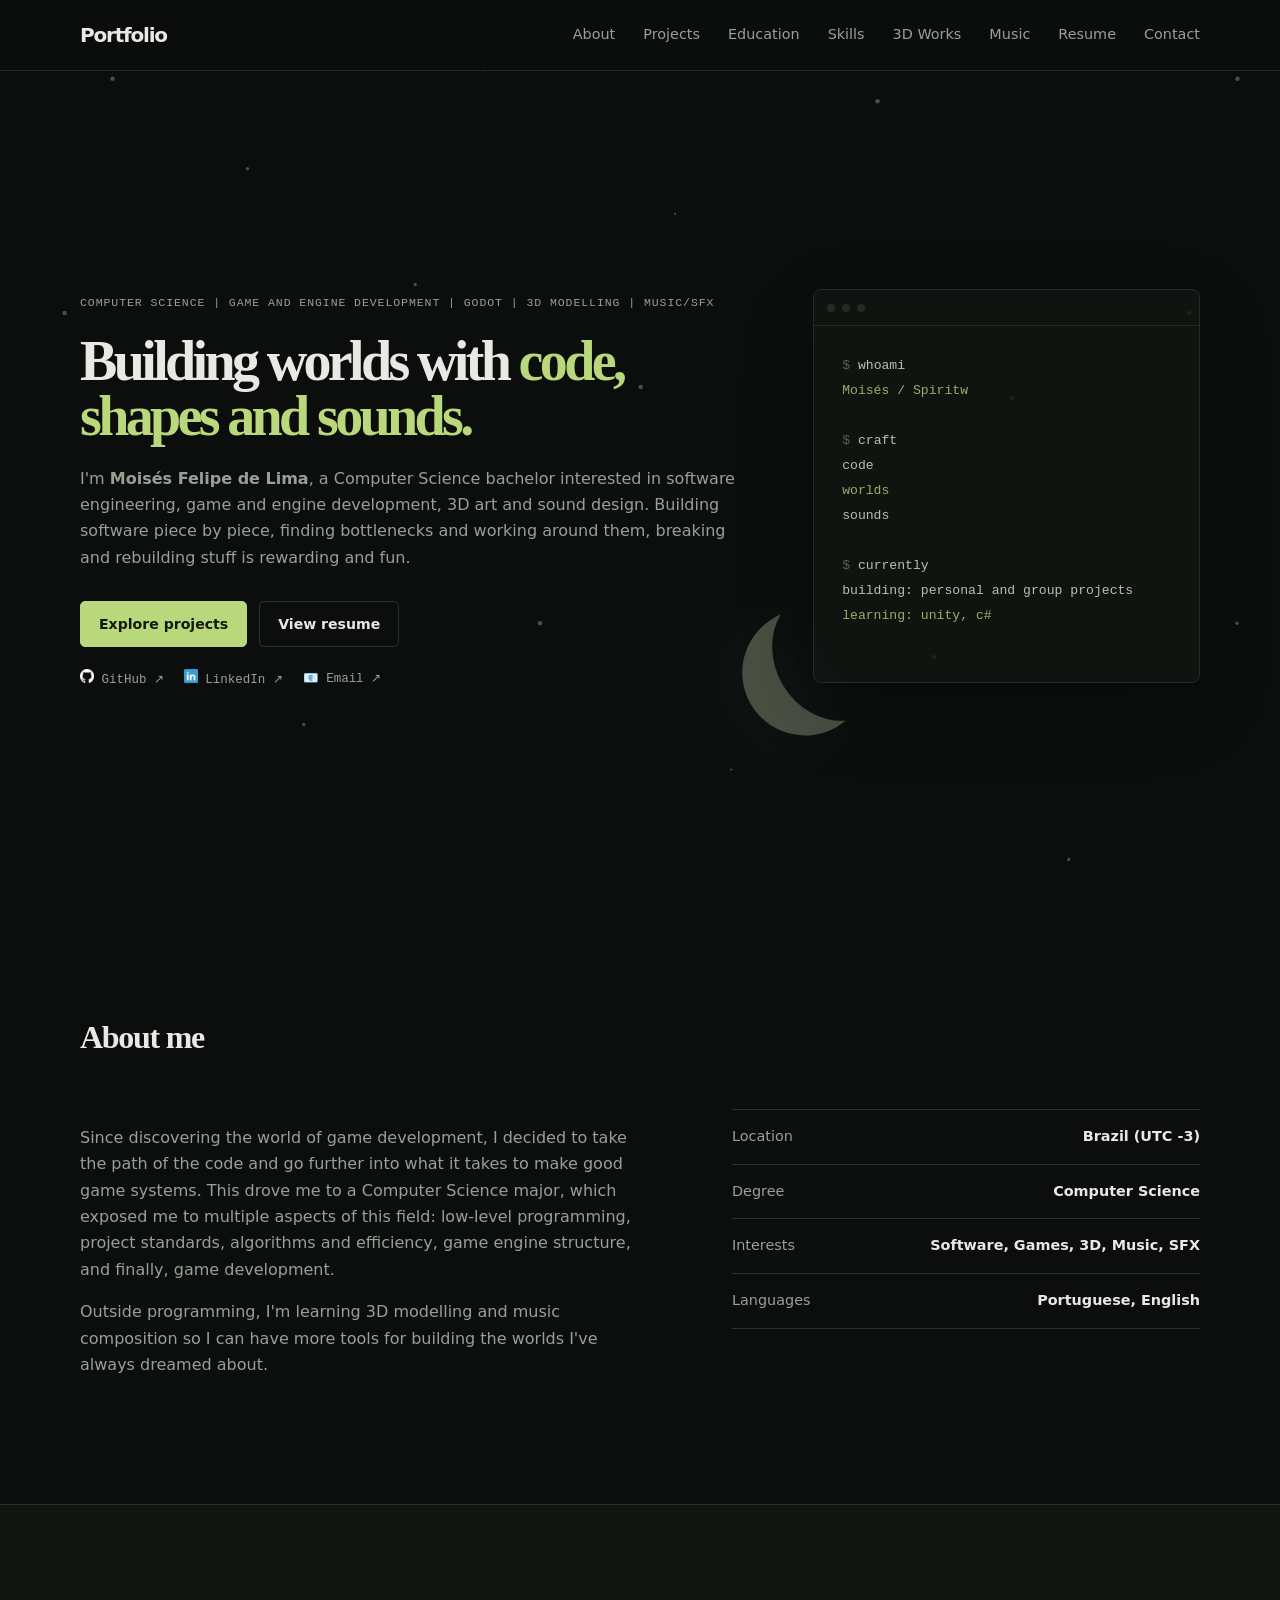
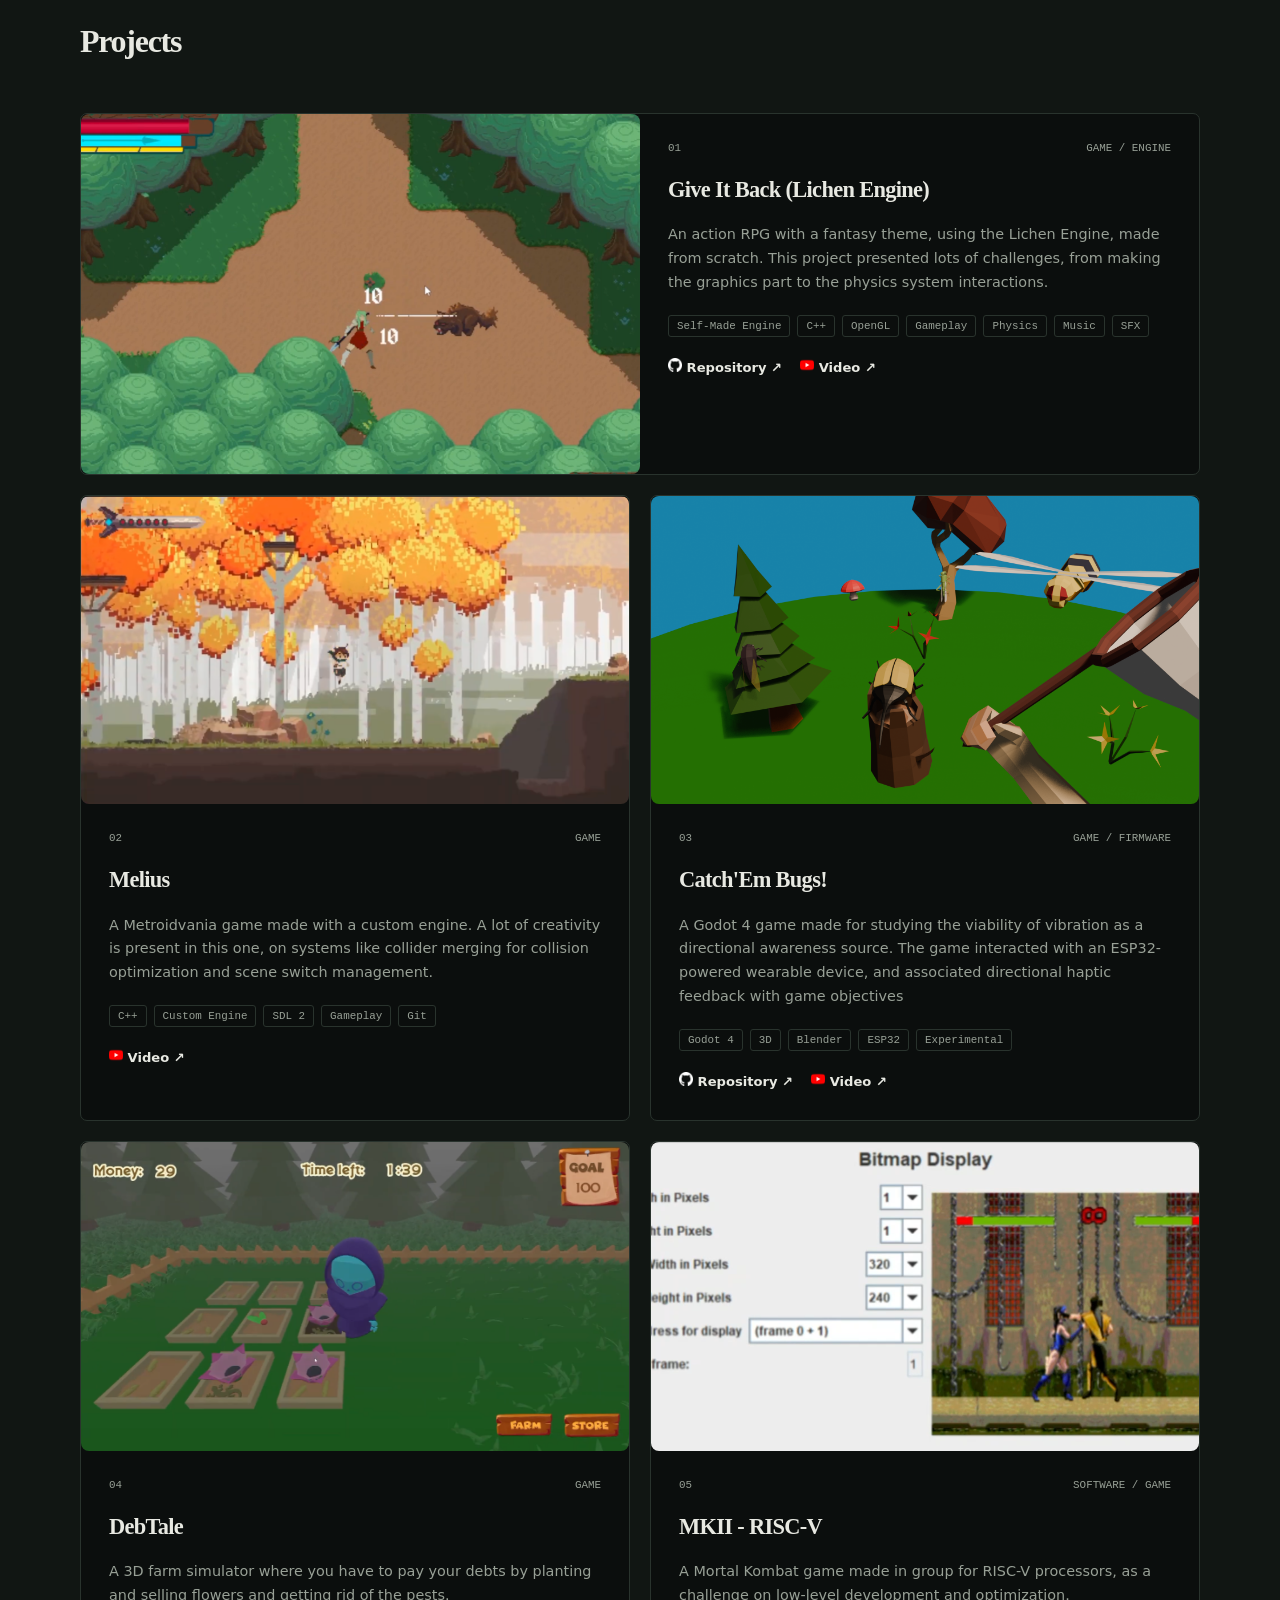
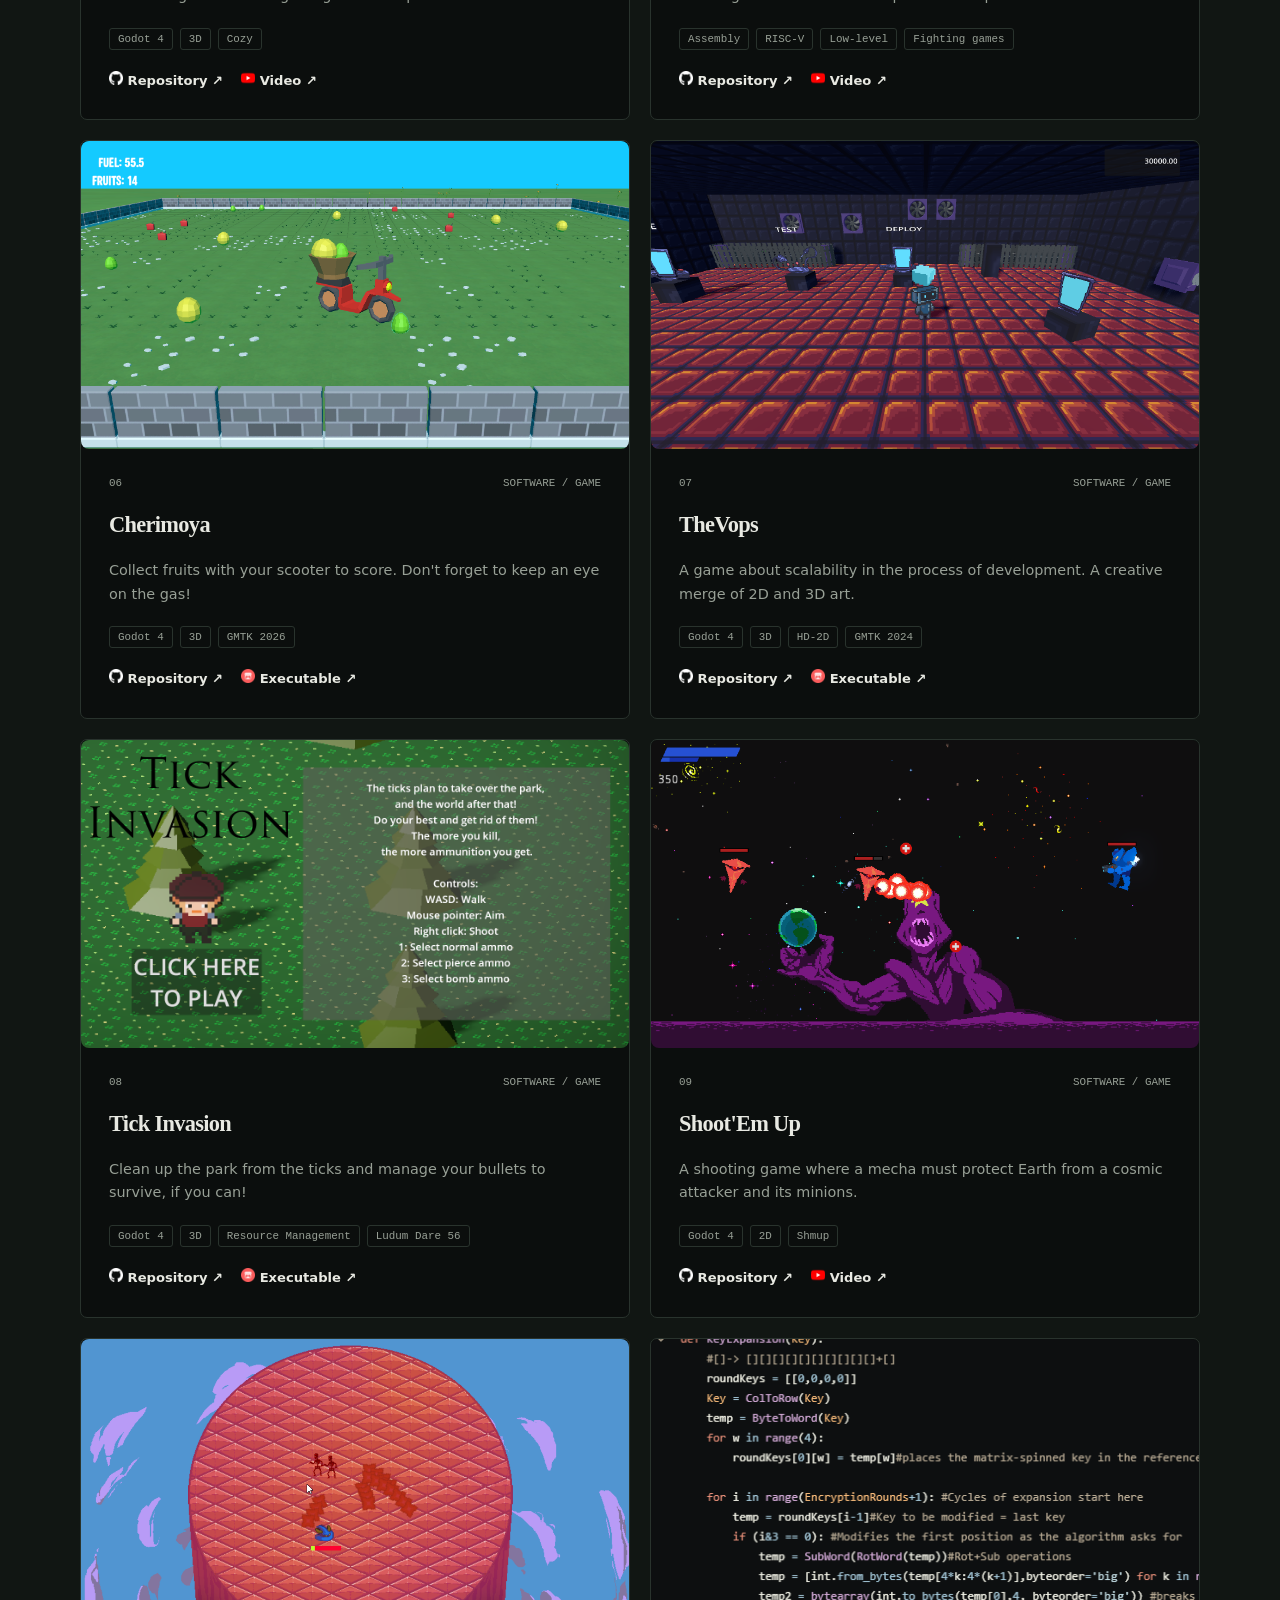
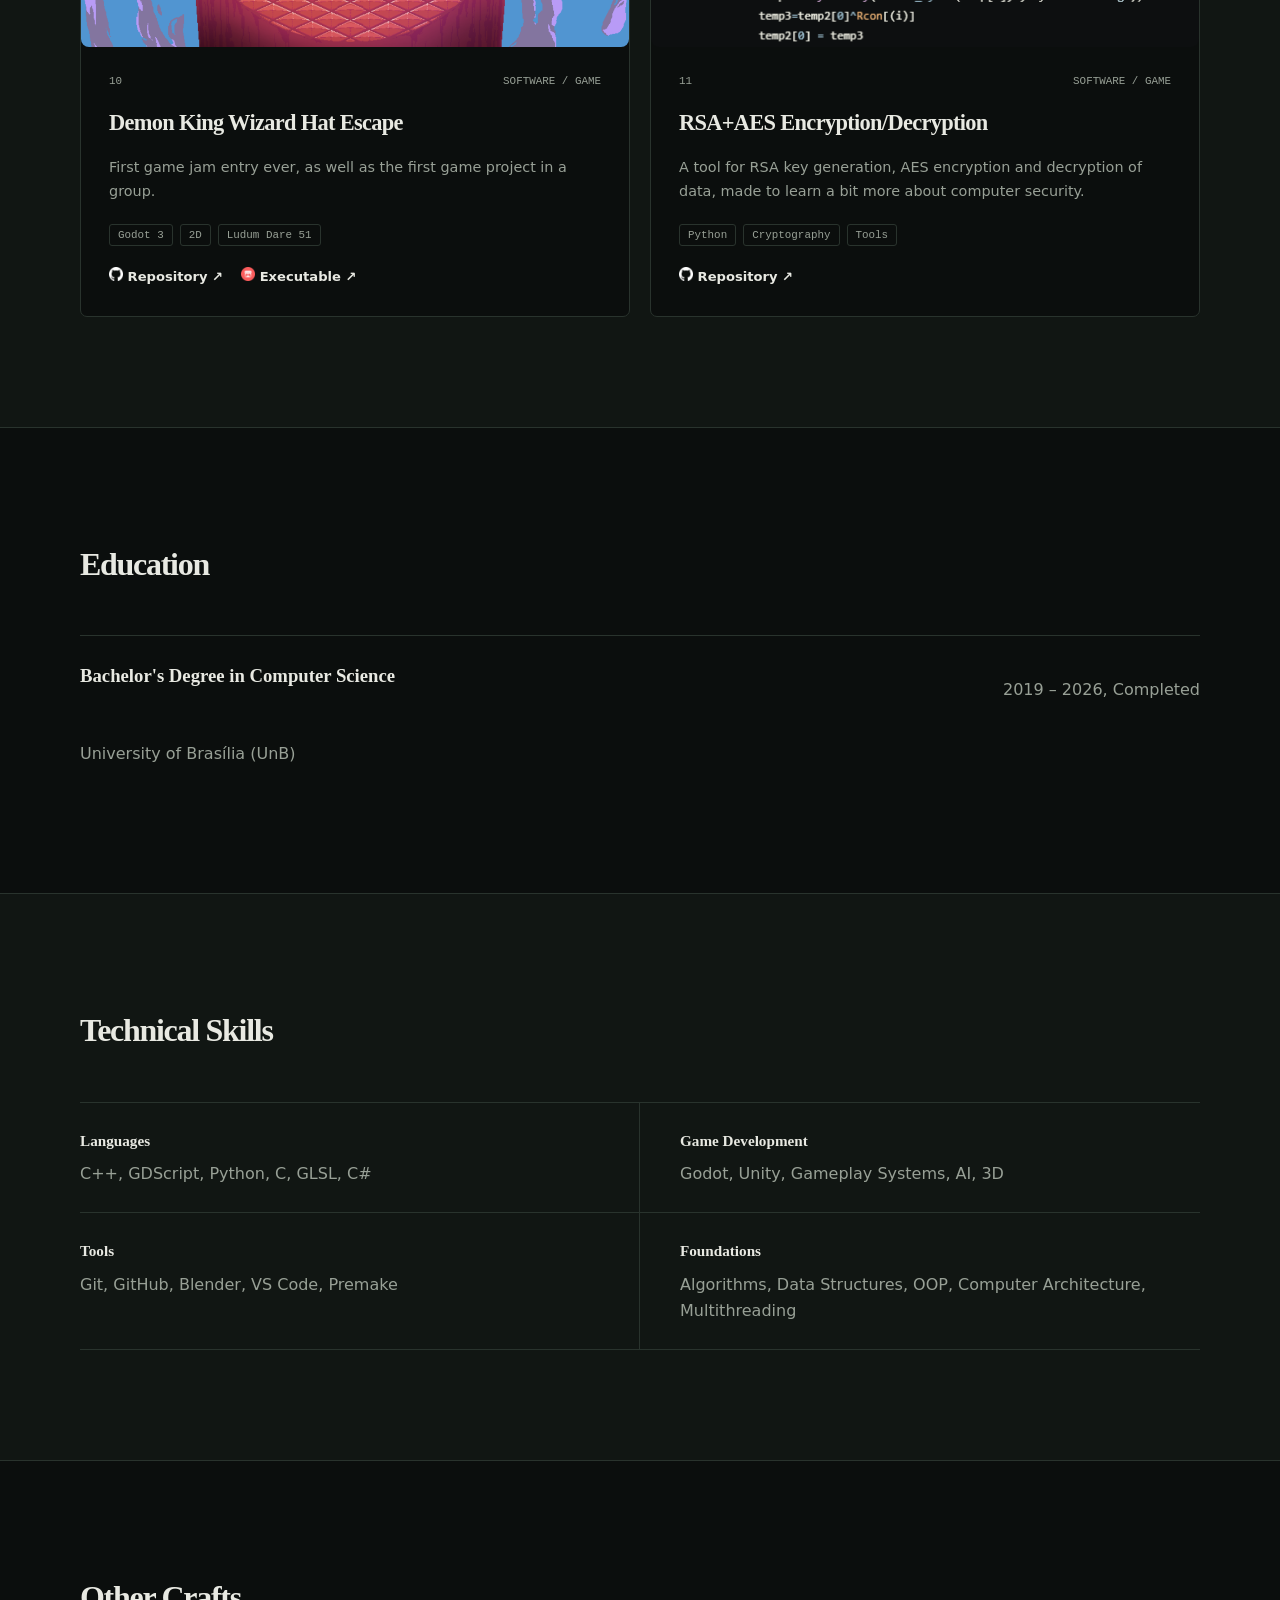
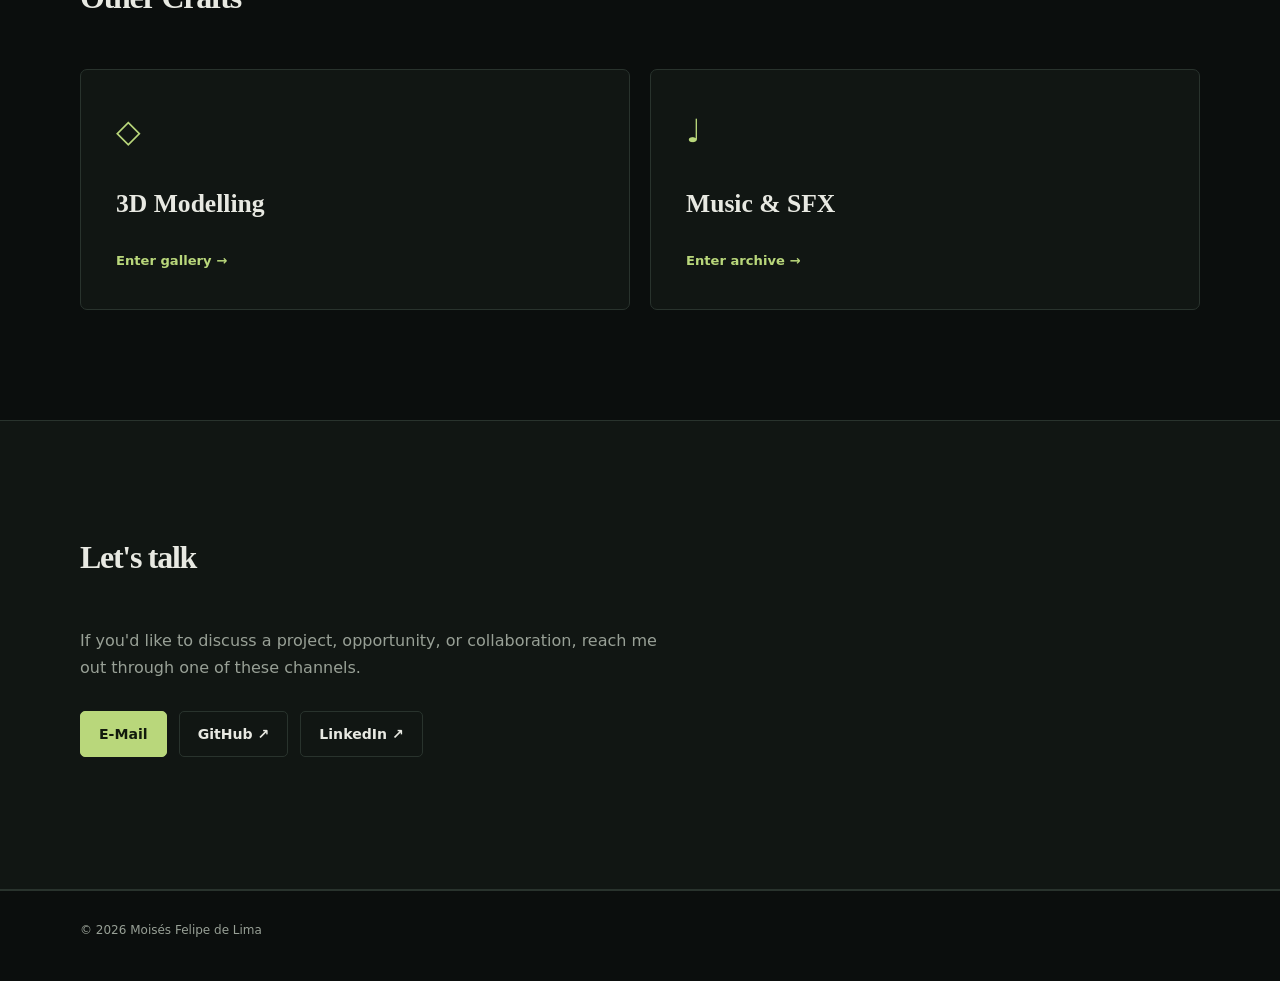
<file: index.html>
<!DOCTYPE html>
<html lang="en">

<head>
    <meta charset="UTF-8">
    <meta name="viewport" content="width=device-width, initial-scale=1">
    <meta name="description" content="Portfolio of projects and experiences">
    <link rel="icon" type="image/png" href="assets/icon/terminal-icon.png" ><!--prev: https://github.com/Moisxphillip.png-->
    <title>Moisés Felipe de Lima - Portfolio</title>
    <link rel="stylesheet" href="./css/style.css">
</head>
        
<body>
    <header class =  "site-header">
        <nav class="nav container" aria-label="Main navigation">
            <a class="brand" href="index.html"> Portfolio <!--<span>.</span> --> </a> <!--Text from main top bar-->
            <button class="nav-toggle" aria-label="Open menu" aria-expanded="false">☰</button> <!--Button to toggle navigation menu-->
            <div class="nav-links">
                <a href="#about">About</a>
                <a href="#projects">Projects</a>
                <a href="#education">Education</a>
                <a href="#skills">Skills</a>
                <a href="models.html">3D Works</a>
                <a href="music.html">Music</a>
                <a href="cv.html">Resume</a>
                <a href="#contact">Contact</a>
            </div>
        </nav>
    </header>

    <div class="background">
        <div class="stars" alt=""></div>
        <img class="moon"  src="assets/svg/moon.svg"  alt="">
        <!-- <img class="trees" src="assets/svg/trees2.svg" alt=""> TODO: rework them-->
    </div>

    <main>
        <section class="hero container">
            <div class="hero-copy">
                <p class="eyebrow">Computer Science | Game and Engine Development | Godot | 3D Modelling | Music/SFX</p>
                
                <h1>Building worlds with <em>code, shapes and sounds.</em></h1> <!--The big text on main page-->

                <p class="hero-text">
                    I'm <strong>Moisés Felipe de Lima</strong>, a Computer Science bachelor interested in software
                    engineering, game and engine development, 3D art and sound design. Building 
                    software piece by piece, finding bottlenecks and working around them, breaking and rebuilding stuff
                    is rewarding and fun.
                </p>

                <div class="actions">
                    <a class="button primary" href="#projects">Explore projects</a>
                    <a class="button secondary" href="cv.html">View resume</a>
                </div>
                
                <div class="socials">
                    <a href="https://github.com/Moisxphillip" target="_blank" rel="noopener">
                        <img src="assets/icon/github-icon.png" alt="GitHub icon" class="link-icon"> GitHub ↗</a>
                    <a href="https://www.linkedin.com/in/spiritw" target="_blank" rel="noopener">
                        <img src="assets/icon/linkedin-icon.png" alt="LinkedIn icon" class="link-icon"> LinkedIn ↗</a>
                    <a href="mailto:lima.brew@gmail.com">📧 Email ↗</a>
                </div>
            </div>

        <!--Decorative terminal-->
        <aside class="hero-card" aria-label="Developer profile terminal">
        <div class="terminal-bar"><span></span><span></span><span></span></div>
<!--Indentation here affects the output-->        
<pre><code><span class="muted">$</span> whoami
<span class="accent">Moisés / Spiritw</span>

<span class="muted">$</span> craft
code
<span class="accent">worlds</span>
sounds

<span class="muted">$</span> currently
building: personal and group projects
<span class="accent">learning: unity, c#</span>
        </code></pre>
        </aside>
        </section>
        
        <!--About section-->
        <section id="about" class="section container">
            <div class="section-heading">
                <h2>About me</h2>
            </div>
            <div class="two-column">
                <div>
                    <p>
                        Since discovering the world of game development, I decided to take the path of the code and go further into what it takes
                        to make good game systems. This drove me to a Computer Science major, which exposed me to multiple aspects of this field: 
                        low-level programming, project standards, algorithms and efficiency, game engine structure, and finally, game development.
                    </p>
                    <p>
                        Outside programming, I'm learning 3D modelling and music composition so I can have more tools for building the worlds I've always dreamed about.
                    </p>
                </div>
                <!--A simple fact list is easier to scan than a paragraph of biography.-->
                <div class="fact-list">
                    <div><span>Location</span><strong>Brazil (UTC -3)</strong></div>
                    <div><span>Degree</span><strong>Computer Science</strong></div>
                    <div><span>Interests</span><strong>Software, Games, 3D, Music, SFX</strong></div>
                    <div><span>Languages</span><strong>Portuguese, English</strong></div>
                </div>
            </div>
        </section>
        

        <!--Card structure makes comparison easier-->
        <section id="projects" class="section section-alt">
            <div class="container">
                <div class="section-heading">
                    <h2>Projects</h2>
                </div>
                <div class="projects-grid">
                    <!-- ####################### GIVE IT BACK ########################################################################## -->
                    <article class="project featured">
                        <!--TODO: Replace this placeholder with an image or video thumbnail. -->
                        <div class="project-media project-image">
                            <img
                            src="assets/project/GiveItBack.png"
                            alt="Our hero exploring the forest"
                            >
                        </div>
                        <div class="project-body">
                            <div class="project-meta"><span>01</span><span>Game / Engine</span></div>
                            <h3>Give It Back (Lichen Engine)</h3>
                            <p>An action RPG with a fantasy theme, using the Lichen Engine, made from scratch. This
                                project presented lots of challenges, from making the graphics part to the physics system interactions.
                            </p> <!--TODO: rewrite-->
                            <ul class="tags">
                                <li>Self-Made Engine</li>
                                <li>C++</li>
                                <li>OpenGL</li>
                                <li>Gameplay</li>
                                <li>Physics</li>
                                <li>Music</li>
                                <li>SFX</li>
                            </ul>
                            <div class="project-links">
                                <a href="https://github.com/Moisxphillip/Lichen" target="_blank"
                                rel="noopener"><img src="assets/icon/github-icon.png" alt="GitHub icon" class="link-icon"> Repository ↗</a>
                                <a href="https://www.youtube.com/watch?v=L0sFqL6g3wU" target="_blank"
                                rel="noopener"><img src="assets/icon/youtube-icon.png" alt="Youtube icon" class="link-icon"> Video ↗</a>
                                <!-- Remove disabled-link when you have a real playable-demo URL. -->
                                <!-- <a href="#" class="disabled-link">Demo →</a> -->
                            </div>
                        </div>
                    </article>
                    <!-- ############################# MELIUS ############################################################## -->
        
                    <article class="project">
                        <div class="project-media project-image">
                            <img
                            src="assets/project/Melius.png"
                            alt="Jumping through the surface of the world"
                            >
                        </div>
                        <div class="project-body">
                            <div class="project-meta"><span>02</span><span>Game</span></div>
                            <h3>Melius</h3>
                            <p>A Metroidvania game made with a custom engine. A lot of creativity is present in this one, on systems 
                                like collider merging for collision optimization and scene switch management.</p>
                            <ul class="tags">
                                <li>C++</li>
                                <li>Custom Engine</li>
                                <li>SDL 2</li>
                                <li>Gameplay</li>
                                <li>Git</li>
                            </ul>
                            <div class="project-links">
                                <a href="https://www.youtube.com/watch?v=x35G0LIo9qY"
                                target="_blank" rel="noopener"><img src="assets/icon/youtube-icon.png" alt="GitHub icon" class="link-icon"> Video ↗</a>
                            </div>
                        </div>
                    </article>
                    <!-- ##################################### CATCH'EM BUGS ######################################################################### -->
        
                    <article class="project">
                        <div class="project-media project-image">
                            <img
                            src="assets/project/CatchEmBugs.png"
                            alt=""
                        >
                        </div>
                        <div class="project-body">
                            <div class="project-meta"><span>03</span><span>Game / Firmware</span></div>
                            <h3>Catch'Em Bugs!</h3>
                            <p>A Godot 4 game made for studying the viability of vibration as a directional awareness source. 
                                The game interacted with an ESP32-powered wearable device, and associated directional haptic 
                                feedback with game objectives</p>
                            <ul class="tags">
                                <li>Godot 4</li>
                                <li>3D</li>
                                <li>Blender</li>
                                <li>ESP32</li>
                                <li>Experimental</li>
                            </ul>
                            <div class="project-links">
                                <a href="https://github.com/Moisxphillip/tcc"
                                target="_blank" rel="noopener"><img src="assets/icon/github-icon.png" alt="GitHub icon" class="link-icon"> Repository ↗</a>
                                <a href="https://www.youtube.com/watch?v=1D8sRa-zkM0"
                                target="_blank" rel="noopener"><img src="assets/icon/youtube-icon.png" alt="Youtube icon" class="link-icon"> Video ↗</a>
                            </div>
                        </div>
                    </article>
                    <!-- ######################################## DEBTALE ###################################################################### -->

                    <article class="project">
                        <div class="project-media project-image">
                            <img
                            src="assets/project/DebTale.png"
                            alt=""
                            >
                        </div>
                        <div class="project-body">
                            <div class="project-meta"><span>04<!--Small number--></span><span>Game</span></div>
                            <h3>DebTale</h3> <!--NAME-->
                            <p>A 3D farm simulator where you have to pay your debts by planting and selling flowers and getting rid of the pests.</p><!--Description-->
                            <ul class="tags">
                                <li>Godot 4</li>
                                <li>3D</li>
                                <li>Cozy</li>
                            </ul>
                            <div class="project-links">
                                <a href="https://github.com/Moisxphillip/HarvestGame"
                                target="_blank" rel="noopener"><img src="assets/icon/github-icon.png" alt="GitHub icon" class="link-icon"> Repository ↗</a>
                                <a href="https://www.youtube.com/watch?v=0oF7VM6ckjs"
                                target="_blank" rel="noopener"><img src="assets/icon/youtube-icon.png" alt="GitHub icon" class="link-icon"> Video ↗</a>
                            </div>
                        </div>
                    </article>
                    <!-- ######################################### MK2 - RISC-V ##################################################################### -->

                    <article class="project">
                        <div class="project-image">
                            <img
                            src="assets/project/MK.png"
                            alt=""
                            >
                        </div>
                        <div class="project-body">
                            <div class="project-meta"><span>05<!--Small number--></span><span>Software / Game</span></div>
                            <h3>MKII - RISC-V</h3> <!--NAME-->
                            <p>A Mortal Kombat game made in group for RISC-V processors, as a challenge on low-level development and optimization.</p><!--Description-->
                            <ul class="tags">
                                <li>Assembly</li>
                                <li>RISC-V</li>
                                <li>Low-level</li>
                                <li>Fighting games</li>
                            </ul>
                            <div class="project-links">
                                <a href="https://github.com/Moisxphillip/MKII"
                                target="_blank" rel="noopener"> <img src="assets/icon/github-icon.png" alt="GitHub icon" class="link-icon"> Repository ↗</a>
                                <a href="https://www.youtube.com/watch?v=E9QdxgkrMdM"
                                target="_blank" rel="noopener"><img src="assets/icon/youtube-icon.png" alt="Youtube icon" class="link-icon"> Video ↗</a>
                            </div>
                        </div>
                    </article>
                    <!-- ############################################## CHERIMOYA ################################################################ -->

                    <article class="project">
                        <div class="project-image">
                            <img
                            src="assets/project/Cherimoya.png"
                            alt=""
                            >
                        </div>
                        <div class="project-body">
                            <div class="project-meta"><span>06<!--Small number--></span><span>Software / Game</span></div>
                            <h3>Cherimoya</h3> <!--NAME-->
                            <p>Collect fruits with your scooter to score. Don't forget to keep an eye on the gas!</p><!--Description-->
                            <ul class="tags">
                                <li>Godot 4</li>
                                <li>3D</li>
                                <li>GMTK 2026</li>
                            </ul>
                            <div class="project-links">
                                <a href="https://github.com/Moisxphillip/GMTK2026"
                                target="_blank" rel="noopener"><img src="assets/icon/github-icon.png" alt="GitHub icon" class="link-icon"> Repository ↗</a>
                                <a href="https://spiritw.itch.io/cherimoya"
                                target="_blank" rel="noopener"><img src="assets/icon/itch-icon.png" alt="Itch icon" class="link-icon"> Executable ↗</a>
                            </div>
                        </div>
                    </article>
                    <!-- ################################################# THE VOPS ############################################################# -->

                    <article class="project">
                        <div class="project-image">
                            <img
                            src="assets/project/TheVops.png"
                            alt="Our hero exploring the forest"
                            >
                        </div>
                        <div class="project-body">
                            <div class="project-meta"><span>07<!--Small number--></span><span>Software / Game</span></div>
                            <h3>TheVops</h3> <!--NAME-->
                            <p>A game about scalability in the process of development. A creative merge of 2D and 3D art.</p><!--Description-->
                            <ul class="tags">
                                <li>Godot 4</li>
                                <li>3D</li>
                                <li>HD-2D</li>
                                <li>GMTK 2024</li>
                            </ul>
                            <div class="project-links">
                                <a href="https://github.com/Moisxphillip/GMTK2024"
                                target="_blank" rel="noopener"><img src="assets/icon/github-icon.png" alt="GitHub icon" class="link-icon"> Repository ↗</a>
                                <a href="https://spiritw.itch.io/the-vops"
                                target="_blank" rel="noopener"><img src="assets/icon/itch-icon.png" alt="Itch icon" class="link-icon"> Executable ↗</a>
                            </div>
                        </div>
                    </article>
                    <!-- ###################################################### TICK INVASION ######################################################## -->

                    <article class="project">
                        <div class="project-image">
                            <img
                            src="assets/project/TickInvasion.png"
                            alt=""
                            >
                        </div>
                        <div class="project-body">
                            <div class="project-meta"><span>08<!--Small number--></span><span>Software / Game</span></div>
                            <h3>Tick Invasion</h3> <!--NAME-->
                            <p>Clean up the park from the ticks and manage your bullets to survive, if you can!</p><!--Description-->
                            <ul class="tags">
                                <li>Godot 4</li>
                                <li>3D</li>
                                <li>Resource Management</li>
                                <li>Ludum Dare 56</li>
                            </ul>
                            <div class="project-links">
                                <a href="https://github.com/Moisxphillip/LudumDare56"
                                target="_blank" rel="noopener"><img src="assets/icon/github-icon.png" alt="GitHub icon" class="link-icon"> Repository ↗</a>
                                <a href="https://spiritw.itch.io/tick-invasion"
                                target="_blank" rel="noopener"><img src="assets/icon/itch-icon.png" alt="Itch icon" class="link-icon"> Executable ↗</a>
                            </div>
                        </div>
                    </article>
                    <!-- ################################################# SHOOT'EM UP ############################################################# -->

                    <article class="project">
                        <div class="project-image">
                            <img
                            src="assets/project/ShootEmUp.png"
                            alt=""
                            >
                        </div>
                        <div class="project-body">
                            <div class="project-meta"><span>09<!--Small number--></span><span>Software / Game</span></div>
                            <h3>Shoot'Em Up</h3> <!--NAME-->
                            <p>A shooting game where a mecha must protect Earth from a cosmic attacker and its minions.</p><!--Description-->
                            <ul class="tags">
                                <li>Godot 4</li>
                                <li>2D</li>
                                <li>Shmup</li>
                            </ul>
                            <div class="project-links">
                                <a href="https://github.com/KvotheKS/ElJuego"
                                target="_blank" rel="noopener"><img src="assets/icon/github-icon.png" alt="GitHub icon" class="link-icon"> Repository ↗</a>
                                <a href="https://www.youtube.com/watch?v=v=yy3CGh9ro-g"
                                target="_blank" rel="noopener"><img src="assets/icon/youtube-icon.png" alt="Youtube icon" class="link-icon"> Video ↗</a>
                            </div>
                        </div>
                    </article>
                    <!-- ################################################# Demon King Wizard Hat Escape ############################################################# -->

                    <article class="project">
                        <div class="project-image">
                            <img
                            src="assets/project/DKWHE.png"
                            alt=""
                            >
                        </div>
                        <div class="project-body">
                            <div class="project-meta"><span>10<!--Small number--></span><span>Software / Game</span></div>
                            <h3>Demon King Wizard Hat Escape</h3> <!--NAME-->
                            <p>First game jam entry ever, as well as the first game project in a group.</p><!--Description-->
                            <ul class="tags">
                                <li>Godot 3</li>
                                <li>2D</li>
                                <!-- <li>Resource Management</li> -->
                                <li>Ludum Dare 51</li>
                            </ul>
                            <div class="project-links">
                                <a href="https://github.com/KvotheKS/LDJam51"
                                target="_blank" rel="noopener"><img src="assets/icon/github-icon.png" alt="GitHub icon" class="link-icon"> Repository ↗</a>
                                <a href="https://spiritw.itch.io/wizard-hat-escape"
                                target="_blank" rel="noopener"><img src="assets/icon/itch-icon.png" alt="Itch icon" class="link-icon"> Executable ↗</a>
                            </div>
                        </div>
                    </article>
                    <!-- ############################################################################################################## -->

                    <article class="project">
                        <div class="project-image">
                            <img
                            src="assets/project/aes.png"
                            alt=""
                            >
                        </div>
                        <div class="project-body">
                            <div class="project-meta"><span>11<!--Small number--></span><span>Software / Game</span></div>
                            <h3>RSA+AES Encryption/Decryption</h3> <!--NAME-->
                            <p>A tool for RSA key generation, AES encryption and decryption of data, made to learn a bit more about computer security.</p><!--Description-->
                            <ul class="tags">
                                <li>Python</li>
                                <li>Cryptography</li>
                                <li>Tools</li>
                            </ul>
                            <div class="project-links">
                                <a href="https://github.com/Moisxphillip/SCP2"
                                target="_blank" rel="noopener"><img src="assets/icon/github-icon.png" alt="GitHub icon" class="link-icon"> Repository ↗</a>
                                <!-- <a href="https://www.youtube.com/watch?v=0oF7VM6ckjs"
                                target="_blank" rel="noopener"><img src="assets/icon/youtube-icon.png" alt="Youtube icon" class="link-icon"> Video ↗</a> -->
                            </div>
                        </div>
                    </article>
                    <!-- ############################################################################################################## -->

                </div>
            </div>
        </section>

        
        <!--Education section-->
        <section id="education" class="section container">
            <div class="section-heading">
                <h2>Education</h2>
            </div>
            <div class="timeline-item">
                <div>
                    <!-- <p class="eyebrow">2019 - 2026, Completed</p> -->
                    <h3>Bachelor's Degree in Computer Science</h3>
                </div>
                <p class="timeline-date">2019 – 2026, Completed</p>
            </div>
            <p class="muted">University of Brasília (UnB)</p>
        </section>
        

        <!--Groups of skills organized-->
        <section id="skills" class="section section-alt">
            <div class="container">
                <div class="section-heading">
                    <h2>Technical Skills</h2>
                </div>
                <div class="skills-grid">
                    <div class="skill-group">
                        <h3>Languages</h3>
                        <p>C++, GDScript, Python, C, GLSL, C#</p>
                    </div>
                    <div class="skill-group">
                        <h3>Game Development</h3>
                        <p>Godot,  Unity,  Gameplay Systems,  AI,  3D</p>
                    </div>
                    <div class="skill-group">
                        <h3>Tools</h3>
                        <p>Git,  GitHub,  Blender,  VS Code,  Premake</p>
                    </div>
                    <div class="skill-group">
                        <h3>Foundations</h3>
                        <p>Algorithms,  Data Structures,  OOP,  Computer Architecture,  Multithreading</p>
                    </div>
                </div>
            </div>
        </section>

        <!--Section for the other works, not mixed with main page-->
        <section class="section container">
            <div class="section-heading">
                <h2>Other Crafts</h2>
            </div>
            <div class="craft-grid">
                <a class="craft-card" href="models.html">
                    <span class="craft-number"></span>
                    <div class="craft-icon">◇</div>
                    <h3>3D Modelling</h3>
                    <!-- <p>Work in Progress.</p> -->
                    <span class="craft-link">Enter gallery →</span>
                </a>
                <a class="craft-card" href="music.html">
                    <span class="craft-number"></span>
                    <div class="craft-icon">♩</div>
                    <h3>Music & SFX</h3>
                    <!-- <p>Work in Progress.</p> -->
                    <span class="craft-link">Enter archive →</span>
                </a>
            </div>
        </section>


        <section id="contact" class="section section-alt contact">
            <div class="container">
                <div class="section-heading">
                    <h2>Let's talk</h2>
                </div>
                <p>If you'd like to discuss a project, opportunity, or collaboration, reach me out through one of these channels.</p>
                <div class="actions">
                    <a class="button primary" href="mailto:lima.brew@gmail.com">E-Mail</a>
                    <a class="button secondary" href="https://github.com/Moisxphillip" target="_blank" rel="noopener">GitHub ↗</a>
                    <a class="button secondary" href="https://www.linkedin.com/in/spiritw" target="_blank" rel="noopener">LinkedIn ↗</a>
                </div>
            </div>
        </section>
        <!--Pure decoration; aria-hidden keeps it out of the accessibility tree-->
        <!-- <div class="moon-decoration" aria-hidden="true"></div> -->

    </main>


    <footer class="footer">
        <div class="container footer-inner">
            <span>© <span id="year"></span> Moisés Felipe de Lima</span>
            <!-- <span>Built by hand.</span> -->
        </div>
    </footer>


</body>
<script src="js/main.js"></script>
<script src="js/parallax.js"></script>
</html>
<!-- 2026年09月27日 | 14:58 -->
</file>
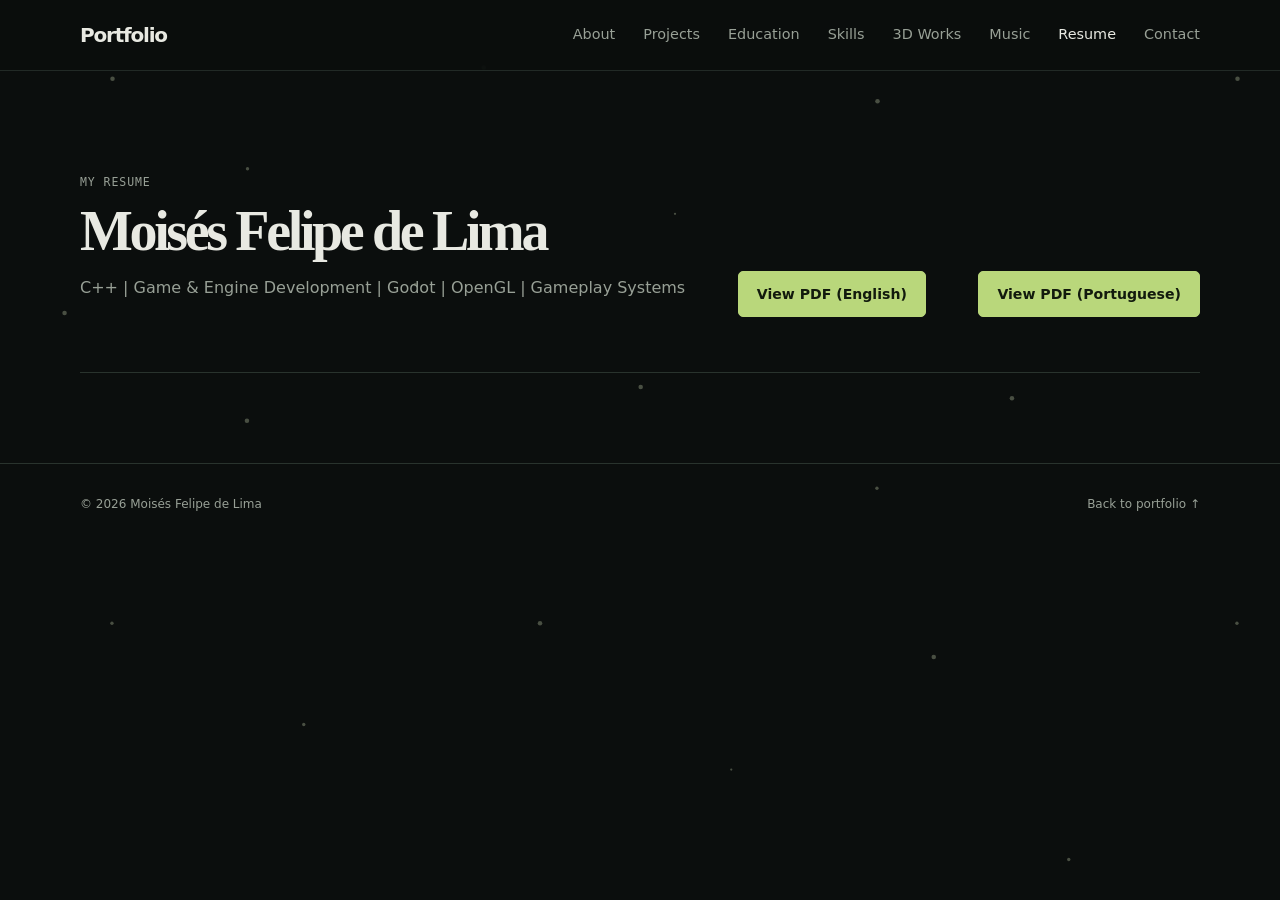
<file: cv.html>
<!doctype html>
<html lang="en">

<head>
    <meta charset="utf-8">
    <meta name="viewport" content="width=device-width, initial-scale=1">
    <meta name="description" content="My resume">
    <link rel="icon" type="image/png" href="assets/icon/terminal-icon.png" ><!--prev: https://github.com/Moisxphillip.png-->
    <title>Resume | Moisés Felipe de Lima - Portfolio</title>
    <link rel="stylesheet" href="css/style.css">
</head>

<body>
    <header class="site-header">
        <nav class="nav container" aria-label="Main navigation">
            <a class="brand" href="index.html"> Portfolio <!--<span>.</span> --> </a> <!--Text from main top bar-->
            <button class="nav-toggle" aria-label="Open menu" aria-expanded="false">☰</button> <!--Button to toggle navigation menu-->
            <div class="nav-links">
                <a href="index.html#about">About</a>
                <a href="index.html#projects">Projects</a>
                <a href="index.html#education">Education</a>
                <a href="index.html#skills">Skills</a>
                <a href="models.html">3D Works</a>
                <a href="music.html">Music</a>
                <a class="active" href="cv.html">Resume</a>
                <a href="index.html#contact">Contact</a>
            </div>
        </nav>
    </header>

    <div class="background">
        <div class="stars" alt=""></div>
        <!-- <img class="moon"  src="assets/svg/moon.svg"  alt=""> Visibility is better on this page-->
        <!-- <img class="trees" src="assets/svg/trees2.svg" alt=""> TODO: rework them-->
    </div>

    <main class="cv-page container">
        <div class="cv-top">
            <div>
                <p class="eyebrow">My Resume</p>
                <h1>Moisés Felipe de Lima</h1>
                <p class="cv-subtitle">C++ | Game & Engine Development | Godot | OpenGL | Gameplay Systems</p>
            </div>
            <a class="button primary" href="assets/pdf/CV-EN_US-261007.pdf" download>View PDF (English)</a>
            <a class="button primary" href="assets/pdf/CV-PT_BR-260928.pdf" download>View PDF (Portuguese)</a>
        </div>

        <!--<div class="cv-grid">
            <div>
                <section class="cv-section">
                    <h2>Professional Summary</h2>
                    <p>Game and engine developer with experience in C++, Godot, and OpenGL, 
                        including custom engine development from scratch, and exposure to Vulkan. 
                        Worked on rendering, physics simulation, and event systems. 
                        Experienced in collaborative projects and game jams, focusing on performance, 
                        code reuse, and architecture. Available for remote work.</p>
                </section>
                <section class="cv-section">
                    <h2>Selected Projects</h2>
                    <article class="cv-entry">
                        <div class="cv-entry-heading">
                            <h3>Souls-like Combat Prototype</h3><span>2026 — Present</span>
                        </div>
                        <p>Third-person action prototype focused on combat systems, enemy navigation, state machines,
                            and reusable gameplay architecture.</p>
                        <p class="muted">Godot 4 | GDScript | AI | Gameplay Programming</p>
                    </article>
                    <article class="cv-entry">
                        <div class="cv-entry-heading">
                            <h3>Project Two</h3><span>Year</span>
                        </div>
                        <p>Describe the project, your contribution, and the technical result.</p>
                    </article>
                </section>
                <section class="cv-section">
                    <h2>Education</h2>
                    <div class="cv-entry">
                        <div class="cv-entry-heading">
                            <h3>Bachelor of Computer Science</h3><span>Year</span>
                        </div>
                        <p>University Name | Brazil</p>
                    </div>
                </section>
            </div>
            <aside>
                <section class="cv-section">
                    <h2>Skills</h2>
                    <p><strong>Languages</strong><br>C++ | C# | GDScript | Python | JavaScript</p>
                    <p><strong>Engines</strong><br>Godot | Unity</p>
                    <p><strong>Creative</strong><br>Blender | 3D Modelling | Music Composition</p>
                    <p><strong>Concepts</strong><br>OOP | Algorithms | Data Structures | AI | Game Systems</p>
                </section>
                <section class="cv-section">
                    <h2>Links</h2>
                    <p><a href="https://github.com/Moisxphillip" target="_blank" rel="noopener">GitHub↗</a></p>
                    <p><a href="https://www.linkedin.com/in/spiritw" target="_blank" rel="noopener">LinkedIn↗</a></p>
                    <p><a href="mailto:lima.brew@gmail.com">E-Mail</a></p>
                </section>
            </aside>
        </div> -->
    </main>

    <footer class="footer">
        <div class="container footer-inner"><span>© <span id="year"></span> Moisés Felipe de Lima</span><a href="index.html">Back to
                portfolio ↑</a></div>
    </footer>
</body>
<script src="js/main.js"></script>
<script src="js/parallax.js"></script>
</html>
</file>
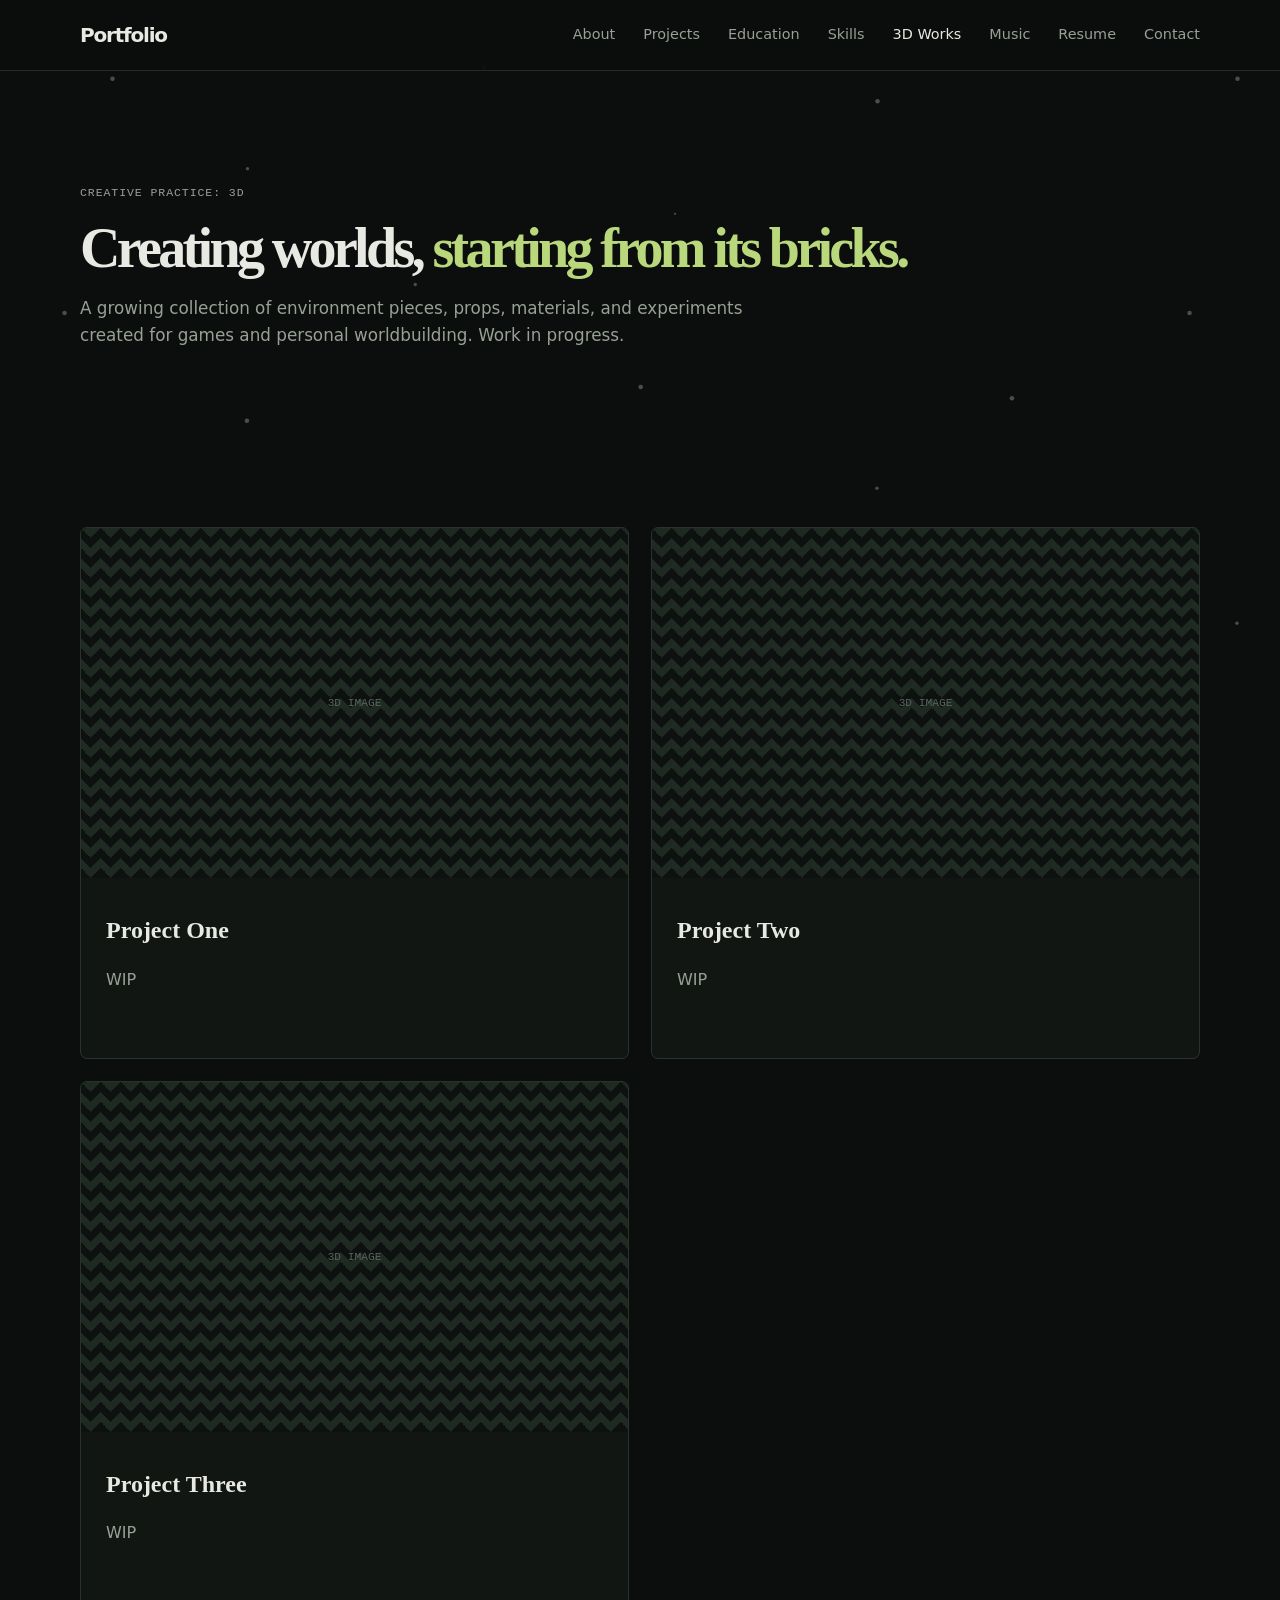
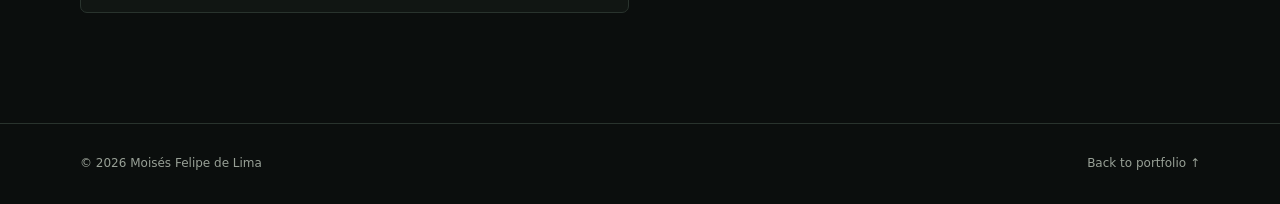
<file: models.html>
<!doctype html>
<html lang="en">

<head>
    <!-- Metadata for the 3D gallery page. -->
    <meta charset="utf-8">
    <meta name="viewport" content="width=device-width, initial-scale=1">
    <meta name="description" content="Portfolio for 3D modelling projects">
    <link rel="icon" type="image/png" href="assets/icon/terminal-icon.png" ><!--prev: https://github.com/Moisxphillip.png-->
    <title>3D Modelling | Moisés Felipe de Lima - Portfolio</title>
    <link rel="stylesheet" href="css/style.css">
</head>

<body>
    <header class="site-header">
        <nav class="nav container" aria-label="Main navigation">
            <a class="brand" href="index.html"> Portfolio <!--<span>.</span> --> </a> <!--Text from main top bar-->
            <button class="nav-toggle" aria-label="Open menu" aria-expanded="false">☰</button> <!--Button to toggle navigation menu-->
            <div class="nav-links">
                <a href="index.html#about">About</a>
                <a href="index.html#projects">Projects</a>
                <a href="index.html#education">Education</a>
                <a href="index.html#skills">Skills</a>
                <a class="active" href="models.html">3D Works</a>
                <a href="music.html">Music</a>
                <a href="cv.html">Resume</a>
                <a href="index.html#contact">Contact</a>
            </div>
        </nav>
    </header>

    <div class="background">
        <div class="stars" alt=""></div>
        <img class="moon"  src="assets/svg/moon.svg"  alt="">
        <!-- <img class="trees" src="assets/svg/trees2.svg" alt=""> TODO: rework them-->
    </div>

    <main>
        <!-- A secondary-page hero is smaller than the homepage hero. -->
        <section class="page-hero container">
            <p class="eyebrow">Creative Practice: 3D</p>
            <h1>Creating worlds, <em>starting from its bricks.</em></h1>
            <p class="page-intro">A growing collection of environment pieces, props, materials, and experiments created
                for games and personal worldbuilding. Work in progress.</p>
        </section>

        <section class="section container">
            <!-- Duplicate one gallery-item whenever you create a new asset. -->
            <div class="gallery-grid">
                <article class="gallery-item">
                    <div class="gallery-image fantasy-placeholder">3D IMAGE</div>
                    <div class="gallery-info">
                        <!-- <p class="eyebrow">Environment Prop</p> -->
                        <h2>Project One</h2>
                        <p>WIP</p>
                        <ul class="tags">
                            <!-- <li>Blender</li>
                            <li>Low Poly</li>
                            <li>Game Ready</li> -->
                        </ul>
                    </div>
                </article>
                <article class="gallery-item">
                    <div class="gallery-image fantasy-placeholder">3D IMAGE</div>
                    <div class="gallery-info">
                        <!-- <p class="eyebrow">Architecture</p> -->
                        <h2>Project Two</h2>
                        <p>WIP</p>
                        <ul class="tags">
                            <!-- <li>Blender</li>
                            <li>Texturing</li> -->
                        </ul>
                    </div>
                </article>
                <article class="gallery-item">
                    <div class="gallery-image fantasy-placeholder">3D IMAGE</div>
                    <div class="gallery-info">
                        <!-- <p class="eyebrow">Study</p> -->
                        <h2>Project Three</h2>
                        <p>WIP</p>
                        <ul class="tags">
                            <!-- <li>Modelling</li>
                            <li>Materials</li> -->
                        </ul>
                    </div>
                </article>
            </div>
        </section>
    </main>

    <footer class="footer">
        <div class="container footer-inner"><span>© <span id="year"></span> Moisés Felipe de Lima</span><a href="index.html">Back to
                portfolio ↑</a></div>
    </footer>
</body>
<script src="js/main.js"></script>
<script src="js/parallax.js"></script>
   
</html>
</file>
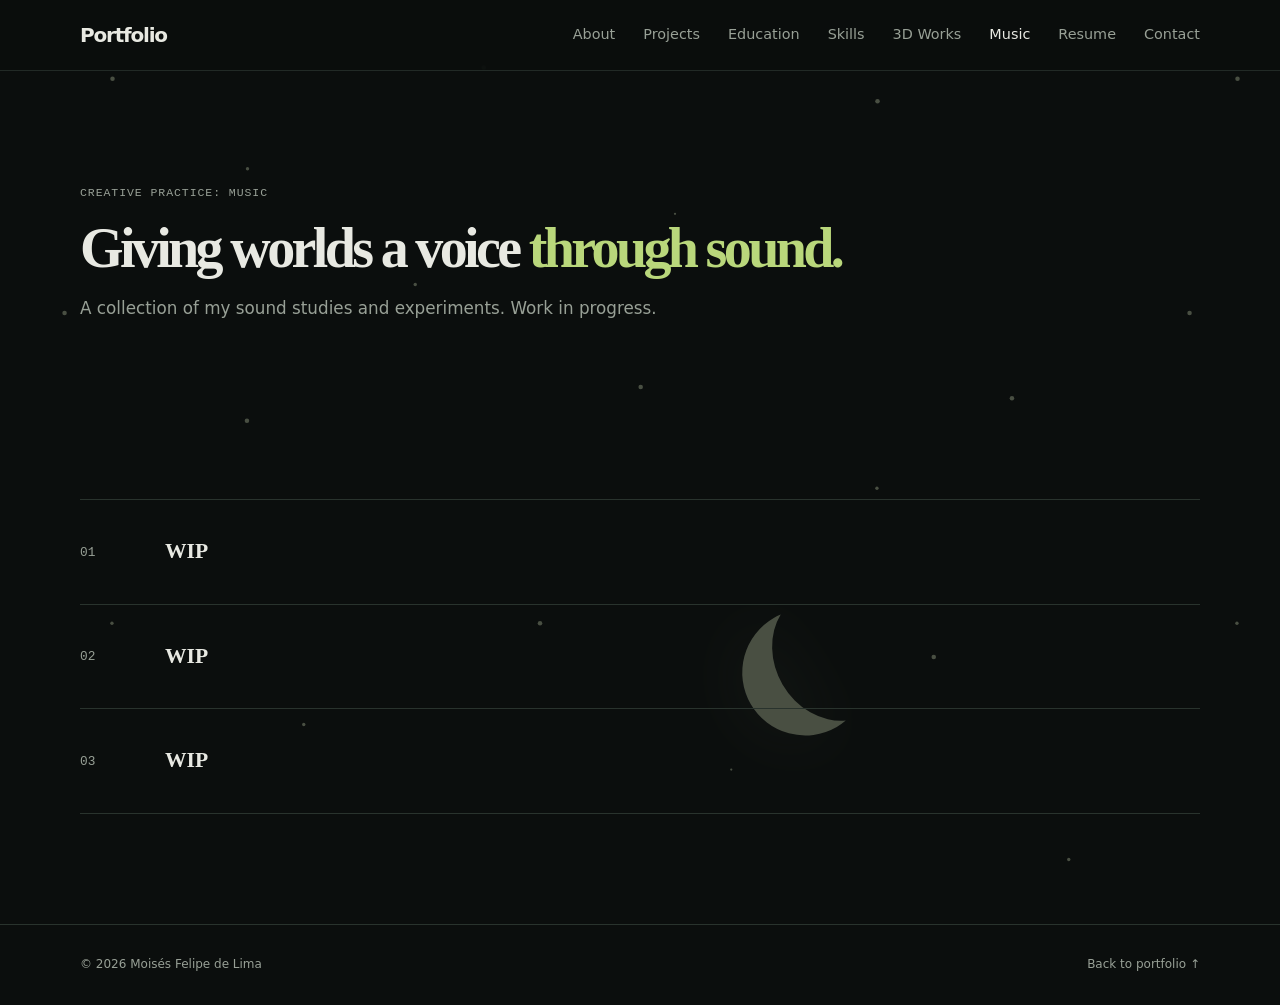
<file: music.html>
<!doctype html>
<html lang="en">

<head>
    <meta charset="UTF-8">
    <meta name="viewport" content="width=device-width, initial-scale=1">
    <meta name="description" content="Portfolio for audio related projects">
    <link rel="icon" type="image/png" href="assets/icon/terminal-icon.png" ><!--prev: https://github.com/Moisxphillip.png-->
    <title>Music & SFX - Moisés Felipe de Lima - Portfolio</title>
    <link rel="stylesheet" href="css/style.css">
</head>

<body>
    <header class="site-header">
        <nav class="nav container" aria-label="Main navigation">
            <a class="brand" href="index.html"> Portfolio <!--<span>.</span> --> </a> <!--Text from main top bar-->
            <button class="nav-toggle" aria-label="Open menu" aria-expanded="false">☰</button> <!--Button to toggle navigation menu-->
            <div class="nav-links">
                <a href="index.html#about">About</a>
                <a href="index.html#projects">Projects</a>
                <a href="index.html#education">Education</a>
                <a href="index.html#skills">Skills</a>
                <a href="models.html">3D Works</a>
                <a class="active" href="music.html">Music</a>
                <a href="cv.html">Resume</a>
                <a href="index.html#contact">Contact</a>
            </div>
        </nav>
    </header>

    <div class="background">
        <div class="stars" alt=""></div>
        <img class="moon"  src="assets/svg/moon.svg"  alt="">
        <!-- <img class="trees" src="assets/svg/trees2.svg" alt=""> TODO: rework them-->
    </div>

    <main>
        <section class="page-hero container">
            <p class="eyebrow">Creative Practice: Music</p>
            <h1>Giving worlds a voice <em>through sound.</em></h1>
            <p class="page-intro">A collection of my sound studies and experiments. Work in progress.</p>
        </section>

        <section class="section container">
            <!-- The native HTML audio element supplies play/pause controls without a library. -->
            <div class="music-list">
                <article class="track">
                    <div class="track-number">01</div>
                    <div class="track-info">
                        <!-- <p class="eyebrow">Theme | Atmosphere</p> -->
                        <h2>WIP</h2>
                        <!-- <p>Describe the idea, instrumentation, mood, or game context.</p> -->
                    </div>
                    <!-- Put the real MP3 at assets/audio/track-01.mp3. -->
                    <!-- <audio controls preload="none">
                        <source src="assets/audio/track-01.mp3" type="audio/mpeg">Your browser does not support HTML
                        audio.
                    </audio> -->
                </article>
                <article class="track">
                    <div class="track-number">02</div>
                    <div class="track-info">
                        <!-- <p class="eyebrow">Game Music | Study</p> -->
                        <h2>WIP</h2>
                        <!-- <p>Explain what you were studying or trying to achieve.</p> -->
                    </div>
                    <!-- <audio controls preload="none">
                        <source src="assets/audio/track-02.mp3" type="audio/mpeg">Your browser does not support HTML
                        audio.
                    </audio> -->
                </article>
                <article class="track">
                    <div class="track-number">03</div>
                    <div class="track-info">
                        <!-- <p class="eyebrow">Composition</p> -->
                        <h2>WIP</h2>
                        <!-- <p>Add another composition whenever you have something worth showing.</p> -->
                    </div>
                    <!-- <audio controls preload="none">
                        <source src="assets/audio/track-03.mp3" type="audio/mpeg">Your browser does not support HTML
                        audio.
                    </audio> -->
                </article>
            </div>
        </section>
    </main>

    <footer class="footer">
        <div class="container footer-inner"><span>© <span id="year"></span> Moisés Felipe de Lima</span><a href="index.html">Back to
                portfolio ↑</a></div>
    </footer>
</body>
<script src="js/main.js"></script>
<script src="js/parallax.js"></script>
</html>
</file>
<file: css/style.css>
/*----------Variables for page----------*/
:root
{
    --bg: #0b0e0d;/*Forest-night background*/
    --bg-header: rgba(11,14,13,.88);/*Header background*/
    --surface: #111613;/* Slightly lighter section/card surface*/
    --surface-2: #171d19;/* Optional second surface*/
    --text: #e8e9e2;/*Main text color*/
    --muted: #98a096;/*Secondary text color*/
    --line: #29332d;/*Borders, separators*/
    --accent: #b9d77b;/*Accent, forest themed*/
    --gold: #c9ae72;/*Warm accent*/
    --accent-dark: #121a0d;/*Dark text for accent colored buttons*/
    --max: 1120px;/*Maximum readable width*/
    --shadow: 0 25px 80px rgba(0,0,0,.28);/*Shadow*/
}

/*----------Rules----------*/
*{box-sizing: border-box;}/*Padding inside declared widths*/

html{scroll-behavior: smooth;}/*Animate jumps on page sections*/

body
{
    margin: 0;/*Remove default body margin*/
    background: var(--bg);
    color: var(--text);
    font-family: "Manrope", system-ui, sans-serif;
    line-height: 1.65;
}

a{color: inherit; text-decoration: none;}/*Remove default link styling*/

a:hover{color: var(--accent);}/*Hover feedback*/

.container/*Content wrapper*/
{
    width: min(calc(100% - 40px), var(--max));
    margin-inline: auto;
}

h1,h2,h3{font-family: Georgia, "Times New Roman", serif;}/*Subtle fantasy hint, TODO: look for a better font*/

.eyebrow
{
    color:var(--muted);
    font-family: "DM Mono", monospace;
    font-size: .72rem;
    text-transform: uppercase;
    letter-spacing: .08em;
}

.muted{color: var(--muted);}



/* ----------Navigation---------- */

.site-header
{
    position: sticky; top: 0; z-index: 20;/*Keep visible while scrolling*/
    background: var(--bg-header);
    backdrop-filter: blur(14px);/*Frosted-glass effect*/
    border-bottom: 1px solid rgba(41,51,45,.8);
}

.nav {min-height: 70px; display: flex; align-items: center; justify-content: space-between; }

.brand/*For the font on header*/
{
    font-weight: 800;
    font-size: 1.25rem;
    letter-spacing: -.06em;
}

.brand span{color: var(--accent);}/*The dot on header*/

.nav-links 
{
    display: flex;
    gap: 28px;
    color: var(--muted);
    font-size: .9rem;
}

.nav-links a.active,.nav-links a:hover{color: var(--text);}/*Color of active and hovered links*/

.nav-toggle
{
    display: none;
    background: none;
    border: 0;
    color: var(--text);
    font-size: 1.4rem;
    cursor: pointer;
}


/* ---------- 4. HERO ---------- */
.hero 
{
    display: grid; grid-template-columns: 1.2fr .7fr;/*Text gets more room than terminal*/
    gap: 70px; align-items: center;
    min-height: calc(100vh - 70px); padding-block: 90px;
    position: relative;
}

.hero h1
{
    font-size: clamp(2.0rem,6vw,3.5rem);
    line-height: .98;
    letter-spacing: -.065em; 
    margin: 22px 0; 
    max-width: 850px;
}

.hero h1 em
{
    color: var(--accent);
    font-style: normal;
}

.hero-text
{
    color: var(--muted);
    font-size: 1rem;
    max-width: 680px;
}

.actions
{
    display: flex;
    gap: 12px;
    flex-wrap: wrap;
    margin: 30px 0 22px;
}

.button
{
    display: inline-flex;
    align-items: center;
    justify-content: center;
    min-height: 46px;
    padding: 0 18px;
    border: 1px solid var(--line);
    border-radius: 5px;
    font-weight: 700;
    font-size: .88rem;
}

.button.primary
{
    background: var(--accent);
    color: var(--accent-dark);
    border-color: var(--accent);
}

.button.primary:hover
{
    color: var(--accent-dark);
    border-color: var(--gold);
    filter: brightness(1.1);
}

.button.secondary:hover{border-color: var(--accent);}

.socials
{
    display: flex;
    gap: 20px;
    color: var(--muted);
    font-family: "DM Mono",monospace;
    font-size: .78rem;
}

/* ----------Terminal---------- */
.hero-card 
{
    background: var(--surface);
    border: 1px solid var(--line);
    border-radius: 8px;
    overflow: hidden;
    box-shadow: var(--shadow);
    opacity: 0.8;
}

.terminal-bar 
{
    height: 36px;
    display: flex;
    align-items: center;
    gap: 7px;
    padding: 0 13px;
    border-bottom: 1px solid var(--line);
    /* opacity: 0.6; */
}

.terminal-bar span
{
    width: 8px;
    height: 8px;
    border-radius: 50%;
    background: var(--line);
    /* opacity: 0.6; */
}

.hero-card pre
{
    margin: 0;
    padding: 28px;
    overflow: auto;
    font: .82rem/1.9 "DM Mono", monospace;
}

.hero-card .accent{color: var(--accent);}

.hero-card .muted{color: #65736a;}


/* ----------The moon---------- */
/* .moon-decoration
{
    position: sticky; width: 180px; height: 180px;left: min(calc(100% - 180px), var(--max));bottom: 10px;
    border-radius: 50%;
    background: rgba(178, 179, 176, 0.11);
    box-shadow: 0 0 100px rgba(129, 129, 129, 0.11);
    pointer-events: none;
    z-index: -1;
} */


/* ----------Sections---------- */
.section{padding-block: 110px;}

.section-alt
{
    background: var(--surface);
    border-block: 1px solid var(--line);
}

.section-heading
{
    display: flex;
    align-items: baseline;
    gap: 18px; 
    margin-bottom: 45px;
}

.section-heading span
{
    color: var(--muted);
    font: .75rem "DM Mono",monospace;
}

.section-heading h2
{
    margin: 0; 
    font-size: 2rem;
    letter-spacing: -.04em;
}

.two-column
{
    display: grid;
    grid-template-columns: 1.1fr .9fr;
    gap: 80px;
}

.two-column p
{
    color: var(--muted);
    max-width: 680px;
}

.fact-list{border-top: 1px solid var(--line);}

.fact-list div 
{
    display: flex;
    justify-content: space-between;
    gap: 20px;
    padding: 15px 0;
    border-bottom: 1px solid var(--line);
    font-size: .9rem;
}

.fact-list span{color: var(--muted);}

/* ---------- Projects ---------- */
.projects-grid
{
    display: grid;
    grid-template-columns: repeat(2, 1fr);
    gap: 20px;
}

.project
{
    background: var(--bg);
    border: 1px solid var(--line);
    border-radius: 7px;
    overflow: hidden;
}

.project.featured
{
    grid-column: 1/-1;
    display: grid;
    grid-template-columns: 1fr 1fr;
}

.project-media
{
    min-height: 230px;
}

.featured .project-media
{
    min-height: 360px;
}

/*placeholder for images on projects*/
.fantasy-placeholder 
{
    display: grid; place-items: center;
    background:
        linear-gradient(135deg,rgba(38,54,42,.65) 25%,transparent 25%) -10px 0/20px 20px,
        linear-gradient(225deg,rgba(38,54,42,.65) 25%,transparent 25%) -10px 0/20px 20px,
        linear-gradient(315deg,rgba(38,54,42,.65) 25%,transparent 25%) 0 0/20px 20px,
        linear-gradient(45deg,rgba(38,54,42,.65) 25%,#0d1110 25%) 0 0/20px 20px;
    color: #58645d; font: .7rem "DM Mono",monospace;
}

.project-image
{
    width: 100%;
    aspect-ratio: 16 / 9;
    overflow: hidden;
    border-radius: 8px;
}

.project-image img
{
    width: 100%;
    height: 100%;
    object-fit: cover;
    display: block;
}

.project-body{padding: 28px;}

.project-meta
{
    display: flex;
    justify-content: space-between;
    color: var(--muted);
    font: .68rem "DM Mono", monospace;
    text-transform: uppercase;
}

.project h3
{
    font-size: 1.4rem;
    margin: 18px 0 10px;
    letter-spacing: -.03em;
}

.project p
{
    color: var(--muted);
    font-size: .9rem;
}

.tags
{
    list-style: none;
    display: flex;
    gap: 7px;
    flex-wrap: wrap;
    padding: 0;
    margin: 20px 0;
}

.tags li
{
    border: 1px solid var(--line);
    padding: 4px 8px;
    color: var(--muted);
    border-radius: 3px;
    font: .68rem "DM Mono", monospace;
}

.project-links
{
    display: flex;
    gap: 18px;
    font-size: .82rem;
    font-weight: 700;
}

.disabled-link
{
    opacity: .35;
    pointer-events: none;
}

/* ----------Skills---------- */
.skills-grid
{
    display: grid;
    grid-template-columns: repeat(2, 1fr);
    border-top: 1px solid var(--line);
}

.skill-group
{
    padding: 25px 0;
    border-bottom: 1px solid var(--line);
}

.skill-group:nth-child(odd)
{
    padding-right: 40px;
    border-right: 1px solid var(--line);
}

.skill-group:nth-child(even){padding-left: 40px;}

.skill-group h3
{
    font-size: .95rem;
    margin: 0 0 8px;
}

.skill-group p
{
    color: var(--muted);
    margin: 0;
}

.timeline-item
{
    display: flex;
    justify-content: space-between;
    gap: 30px;
    border-top: 1px solid var(--line);
    padding: 25px 0 5px;
}

.timeline-item h3
{
    margin: 0;
}

.timeline-date
{
    color: var(--muted);
}

.contact p
{
    color: var(--muted);
    max-width: 600px;
}

/* ----------Other projects section---------- */
.craft-grid
{
    display: grid;
    grid-template-columns: repeat(2, 1fr);
    gap: 20px;
}

.craft-card
{
    position: relative;
    display: block;
    padding: 35px;
    background: var(--surface);
    border: 1px solid var(--line);
    border-radius: 7px;
    transition: transform .2s ease, border-color .2s ease;
}

.craft-card:hover
{
    transform: translateY(-4px);
    border-color: var(--accent);
}

.craft-number
{
    position: absolute;
    top: 20px;
    right: 22px;
    color: var(--muted);
    font: .7rem "DM Mono", monospace;
}

.craft-icon
{
    color: var(--accent);
    font-size: 2rem;
    margin-bottom: 25px;
}

.craft-card h3
{
    margin: 0 0 10px;
    font-size: 1.6rem;
}

.craft-card p
{
    color: var(--muted);
}

.craft-link
{
    display: inline-block;
    margin-top: 15px;
    color: var(--accent);
    font-weight: 700;
    font-size: .82rem;
}

/* ----------Footer---------- */
.footer
{
    border-top: 1px solid var(--line);
    color: var(--muted);
    font-size: .75rem;
}

.footer-inner
{
    min-height: 80px;
    display: flex;
    align-items: center;
    justify-content: space-between;
    gap: 20px;
}



/* ---------- Responsive design for phones/tablets---------- */
@media (max-width: 800px) 
{
    .nav-toggle{display: block;}

    /* Hidden until JS adds .open. */
    .nav-links
    {
        display: none;
        position: absolute;
        left: 20px;
        right: 20px;
        top: 65px;
        padding: 18px;
        background: var(--surface);
        border: 1px solid var(--line);
        flex-direction: column;
        gap: 15px;
    }

    .nav-links.open{display: flex;}

    .hero,.two-column,.project.featured,.cv-grid{grid-template-columns: 1fr;}

    .hero
    {
        gap: 45px;
        padding-block: 70px;
    }

    .hero-card{display: none;}

    .projects-grid,.craft-grid,.gallery-grid,.skills-grid{grid-template-columns: 1fr;}

    .project.featured{grid-column: auto;}

    .featured .project-media{min-height: 240px;}

    .skill-group:nth-child(odd),
    .skill-group:nth-child(even)
    {
        padding-inline: 0;
        border-right: 0;
    }

    .track{grid-template-columns: 45px 1fr;}

    .track audio{grid-column: 1/-1;}

    .cv-top
    {
        align-items: start;
        flex-direction: column;
    }
}

/* ----------Secondary pages---------- */
.page-hero { padding-block: 100px 50px; }

.page-hero h1
{
    max-width: 850px;
    font-size: clamp(2.0rem,6vw,3.5rem);
    line-height: .95;
    letter-spacing: -.065em;
    margin: 20px 0;
}

.page-hero h1 em
{
    color: var(--accent);
    font-style: normal;
}

.page-intro
{
    color: var(--muted);
    max-width: 680px;
    font-size: 1.05rem;
}

/* ----------3D gallery--------- */
.gallery-grid
{
    display: grid;
    grid-template-columns: repeat(2, 1fr);
    gap: 22px;
}

.gallery-item
{
    background: var(--surface);
    border: 1px solid var(--line);
    border-radius: 7px;
    overflow: hidden;
}

.gallery-image{min-height: 350px;}

.gallery-info{padding: 25px;}

.gallery-info h2
{
    margin: 8px 0;
    font-size: 1.5rem;
}

.gallery-info p{color: var(--muted);}

/* ----------Music/sfx---------- */
.music-list{border-top: 1px solid var(--line);}

.track
{
    display: grid;
    grid-template-columns: 60px 1fr 300px;
    gap: 25px;
    align-items: center;
    padding: 28px 0;
    border-bottom: 1px solid var(--line);
}

.track-number{color: var(--muted); font: .8rem "DM Mono",monospace;}

.track h2{margin: 6px 0; font-size: 1.35rem;}

.track p{color: var(--muted); margin: 0;}

.track audio{width: 100%;}

/* ----------Resume---------- */
.cv-page{padding-block: 90px;}

.cv-top 
{
    display: flex; align-items:end;
    justify-content: space-between;
    gap: 30px;
    padding-bottom: 55px;
    border-bottom: 1px solid var(--line);
}

.cv-top h1 
{
    font-size: clamp(2.0rem, 6vw, 3.5rem); line-height: 1; letter-spacing: -.06em; margin: 10px 0;
}

.cv-subtitle{color: var(--muted);}

.cv-grid
{
    display: grid;
    grid-template-columns: 1.5fr .7fr;
    gap: 80px;
}

.cv-section
{
    padding-block: 40px;
    border-bottom: 1px solid var(--line);
}

.cv-section h2
{
    font-size: .78rem;
    text-transform: uppercase;
    letter-spacing: .08em;
    font-family: "DM Mono", monospace;
    color: var(--muted);
    margin: 0 0 25px;
}

.cv-section p{color: var(--muted);}

.cv-entry{margin-bottom: 30px;}

.cv-entry-heading 
{ 
    display: flex;
    justify-content: space-between;
    gap: 20px;
}

.cv-entry-heading h3
{
    margin: 0;
    font-size: 1.05rem;
}

.cv-entry-heading span 
{
    color: var(--muted); 
    font: .7rem "DM Mono",monospace; 
    white-space: nowrap;
}

/* 
.social-link
{
    display: inline-flex;
    align-items: center;
    gap: 6px; /*Space between text and icon*/
    /*text-decoration: none;
} */


.link-icon
{
    width: 14px;  /* Adjust size as needed */
    height: 14px;
}



/*##################################################################################
    
                    Background decoration

###################################################################################*/
.background
{
    position: absolute;
    inset: 0;
    pointer-events: none;
    z-index: -1;
}

.content /*For test page */
{
    position: relative;
    z-index: 1;
    width: min(900px, 90%);
    margin: auto;
}

.moon
{
    position: relative;
    z-index: -2;
    left: 55%;
    top: 65%;
    width: 180px;
    opacity: 0.3;
    filter: drop-shadow(0 0 35px rgba(215, 228, 189, 0.2));
    transform: translateY(0);
}

.stars 
{
    background-image: url("../assets/svg/stars.svg");
    background-repeat: repeat;
    /* background-size: 1000px 800px; */
    align-self: center;
    inset: 0;
    position: absolute;
    width: 100%;
    height: 100%;
    z-index: -3;
    opacity: 0.3;
    filter: drop-shadow(0 0 35px rgba(215, 228, 189, 0.2));
    object-fit: cover;
    transform: translateY(0);
}

.trees
{
    position: fixed;
    z-index: -1;
    left: 0;
    top: 77%;
    width: 100%;
    opacity: 0.5;
}
</file>
